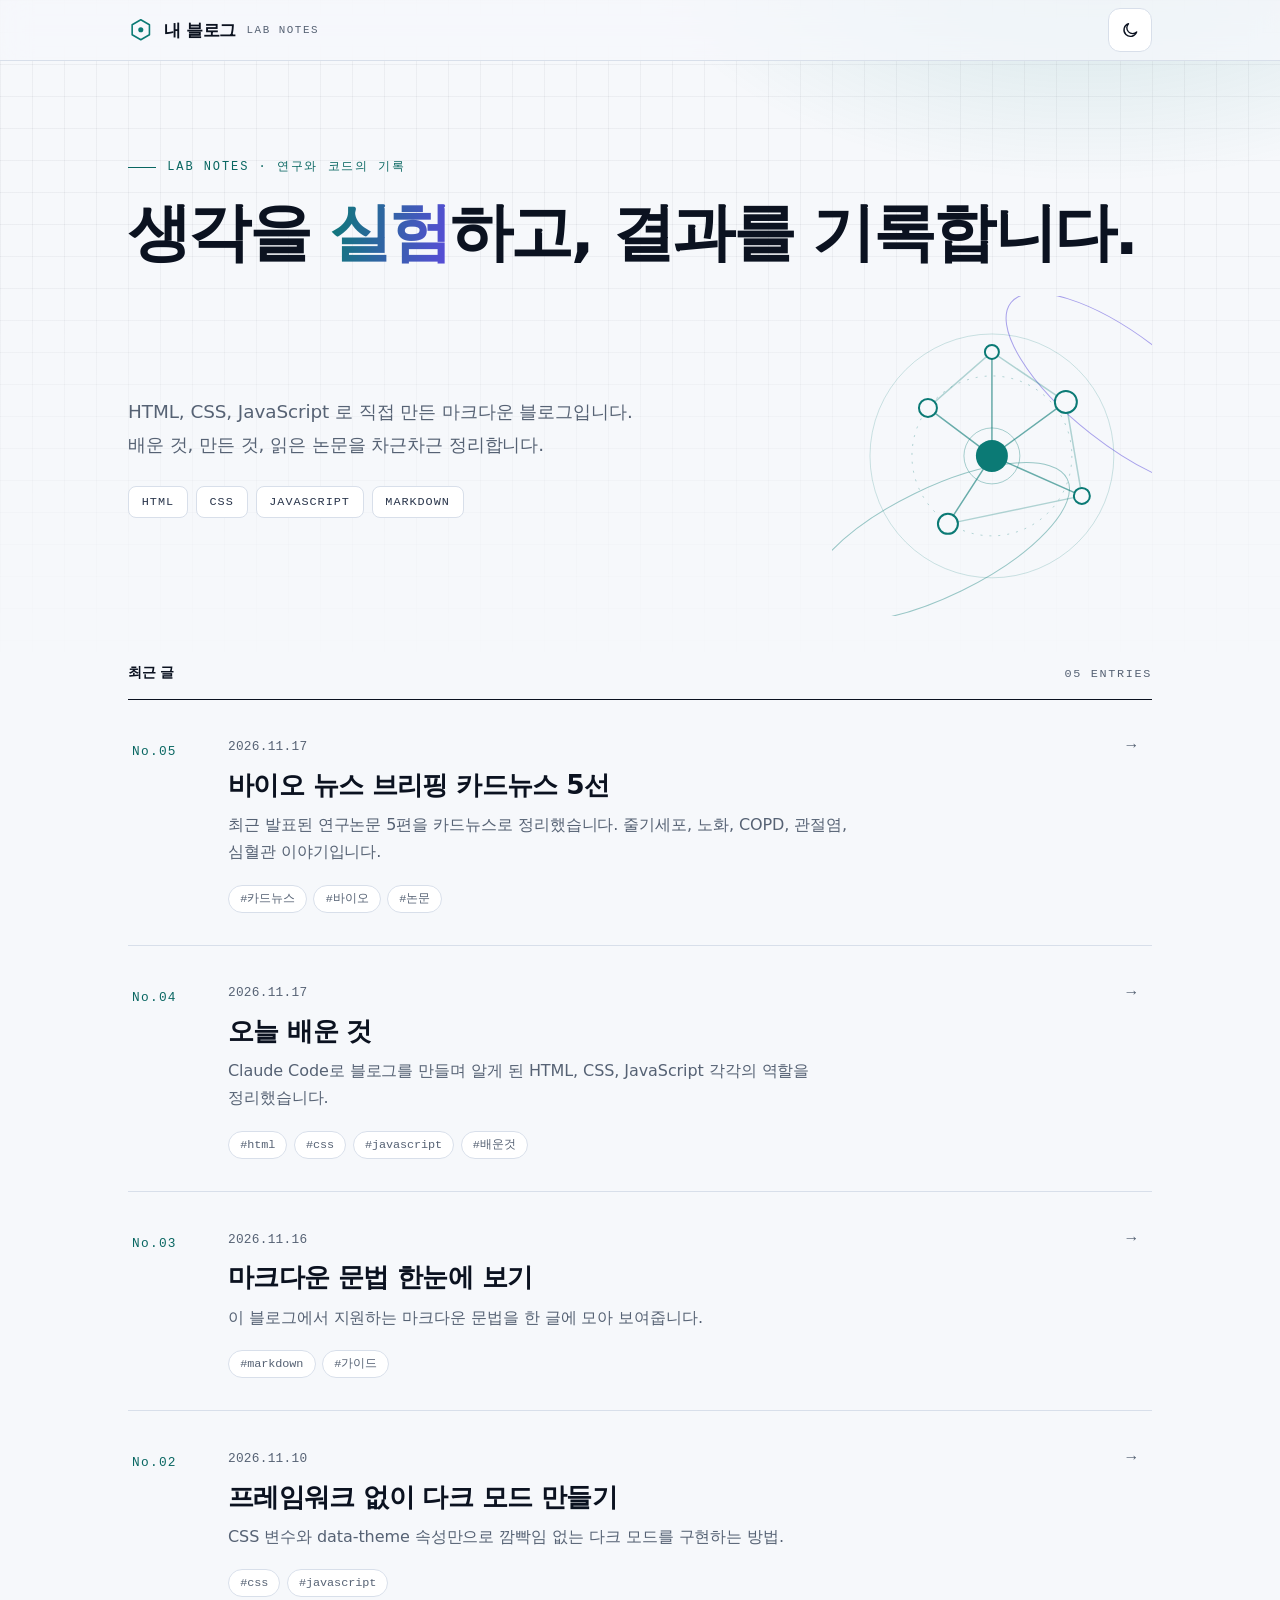
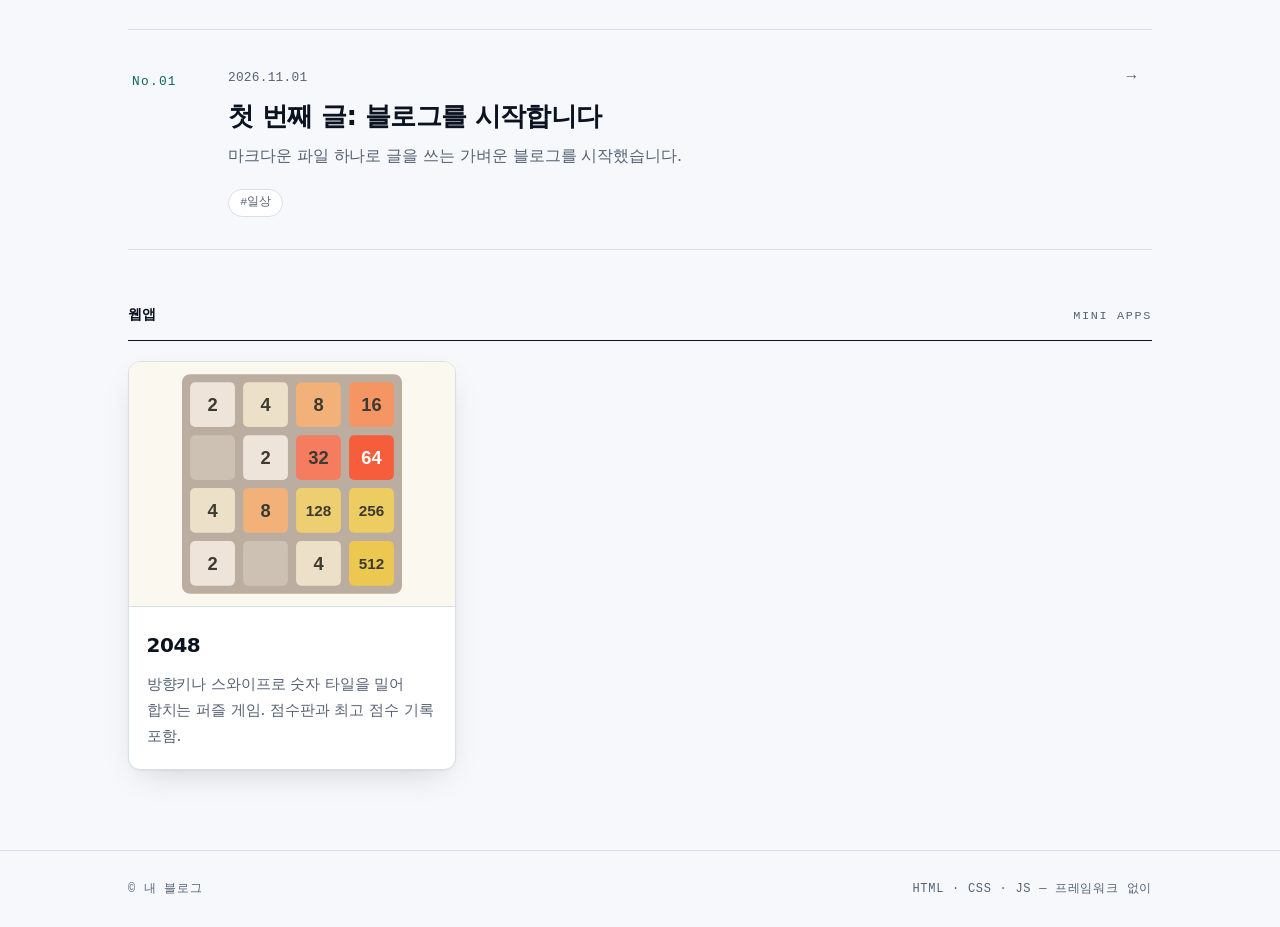
<file: index.html>
<!doctype html>
<html lang="ko">
<head>
  <meta charset="utf-8">
  <meta name="viewport" content="width=device-width, initial-scale=1">
  <title>내 블로그</title>
  <meta name="description" content="HTML, CSS, JavaScript 로 직접 만든 마크다운 블로그. 배운 것과 읽은 논문을 기록합니다.">
  <link rel="icon" href="data:image/svg+xml,%3Csvg xmlns='http://www.w3.org/2000/svg' viewBox='0 0 100 100'%3E%3Crect width='100' height='100' rx='22' fill='%230b7a75'/%3E%3Cpath d='M50 20l26 15v30L50 80 24 65V35z' fill='none' stroke='white' stroke-width='6' stroke-linejoin='round'/%3E%3Ccircle cx='50' cy='50' r='7' fill='white'/%3E%3C/svg%3E">
  <script>
    // 첫 렌더링 전에 테마를 적용해 깜빡임을 막는다.
    (function () {
      var t;
      try { t = localStorage.getItem('theme'); } catch (e) {}
      if (t !== 'light' && t !== 'dark') {
        t = window.matchMedia('(prefers-color-scheme: dark)').matches ? 'dark' : 'light';
      }
      document.documentElement.dataset.theme = t;
    })();
  </script>
  <link rel="stylesheet" href="css/theme.css">
  <link rel="stylesheet" href="css/base.css">
  <link rel="stylesheet" href="css/layout.css?v=3">
  <script type="module" src="js/main.js?v=3"></script>
</head>
<body data-page="list">
  <a class="skip-link" href="#main">본문으로 건너뛰기</a>
  <header class="site-header">
    <div class="container header-inner">
      <a class="brand" href="index.html" aria-label="내 블로그 홈">
        <svg class="brand__mark" viewBox="0 0 32 32" fill="none" aria-hidden="true">
          <path d="M16 3.5l10.8 6.25v12.5L16 28.5 5.2 22.25V9.75z" stroke="currentColor" stroke-width="2" stroke-linejoin="round"/>
          <circle cx="16" cy="16" r="3.2" fill="currentColor"/>
        </svg>
        <span>내 블로그</span>
        <small>LAB&nbsp;NOTES</small>
      </a>
      <button id="theme-toggle" class="icon-button" type="button" aria-label="다크 모드로 전환">
        <svg class="icon-moon" viewBox="0 0 24 24" fill="none" stroke="currentColor" stroke-width="1.8" stroke-linecap="round" stroke-linejoin="round" aria-hidden="true"><path d="M20.5 14.2A8.5 8.5 0 119.8 3.5a6.7 6.7 0 0010.7 10.7z"/></svg>
        <svg class="icon-sun" viewBox="0 0 24 24" fill="none" stroke="currentColor" stroke-width="1.8" stroke-linecap="round" aria-hidden="true"><circle cx="12" cy="12" r="4"/><path d="M12 2.5v2.2M12 19.3v2.2M2.5 12h2.2M19.3 12h2.2M5.3 5.3l1.6 1.6M17.1 17.1l1.6 1.6M18.7 5.3l-1.6 1.6M6.9 17.1l-1.6 1.6"/></svg>
      </button>
    </div>
  </header>

  <main id="main">
    <section class="hero" aria-labelledby="hero-title">
      <div class="container">
        <span class="eyebrow">Lab notes · 연구와 코드의 기록</span>
        <h1 id="hero-title">생각을 <em>실험</em>하고, 결과를 기록합니다.</h1>
        <div class="hero__grid">
        <div>
          <p class="hero__lede">HTML, CSS, JavaScript 로 직접 만든 마크다운 블로그입니다. 배운 것, 만든 것, 읽은 논문을 차근차근 정리합니다.</p>
          <ul class="hero__chips" aria-label="사용 기술">
            <li class="chip">HTML</li>
            <li class="chip">CSS</li>
            <li class="chip">JAVASCRIPT</li>
            <li class="chip">MARKDOWN</li>
          </ul>
        </div>
        <svg class="hero__art" viewBox="0 0 320 320" fill="none" aria-hidden="true">
          <circle cx="160" cy="160" r="122" stroke="currentColor" stroke-opacity=".2"/>
          <circle cx="160" cy="160" r="80" stroke="currentColor" stroke-opacity=".3" stroke-dasharray="2 7"/>
          <ellipse class="orbit" cx="160" cy="160" rx="144" ry="54" stroke="currentColor" stroke-opacity=".4" transform="rotate(-26 160 160)"/>
          <ellipse class="orbit orbit--rev" cx="160" cy="160" rx="144" ry="54" stroke="var(--accent-2)" stroke-opacity=".5" transform="rotate(38 160 160)"/>
          <g stroke="currentColor" stroke-opacity=".6" stroke-width="1.5">
            <path d="M160 160L96 112M160 160l74-54M160 160l90 40M160 160l-44 68M160 160V56"/>
            <path d="M96 112l64-56 74 50M234 106l16 94M116 228l134-28" stroke-opacity=".3"/>
          </g>
          <g fill="var(--bg)" stroke="currentColor" stroke-width="2">
            <circle cx="96" cy="112" r="9"/>
            <circle cx="234" cy="106" r="11"/>
            <circle cx="250" cy="200" r="8"/>
            <circle cx="116" cy="228" r="10"/>
            <circle cx="160" cy="56" r="7"/>
          </g>
          <circle cx="160" cy="160" r="16" fill="currentColor"/>
          <circle cx="160" cy="160" r="28" stroke="currentColor" stroke-opacity=".35"/>
        </svg>
        </div>
      </div>
    </section>

    <div class="container">
      <div id="app" aria-live="polite"><p class="status">불러오는 중…</p></div>
    </div>

    <!-- 미니 웹앱: js/main.js 가 #app 을 비우므로 #app 바깥에 둔다 -->
    <section class="container apps" aria-labelledby="apps-title">
      <div class="section-head">
        <h2 id="apps-title" class="section-title">웹앱</h2>
        <span class="section-count">MINI APPS</span>
      </div>
      <ul class="app-grid">
        <li class="app-card">
          <img class="app-card__preview" src="apps/2048/preview.svg" width="320" height="240" alt="2048 게임 보드 미리보기: 숫자 타일이 놓인 4×4 보드" loading="lazy">
          <div class="app-card__body">
            <h3 class="app-card__title"><a class="app-card__link" href="apps/2048/index.html">2048</a></h3>
            <p class="app-card__desc">방향키나 스와이프로 숫자 타일을 밀어 합치는 퍼즐 게임. 점수판과 최고 점수 기록 포함.</p>
          </div>
        </li>
      </ul>
    </section>
  </main>

  <footer class="site-footer">
    <div class="container footer-inner">
      <span>© 내 블로그</span>
      <span>HTML · CSS · JS — 프레임워크 없이</span>
    </div>
  </footer>
</body>
</html>
</file>
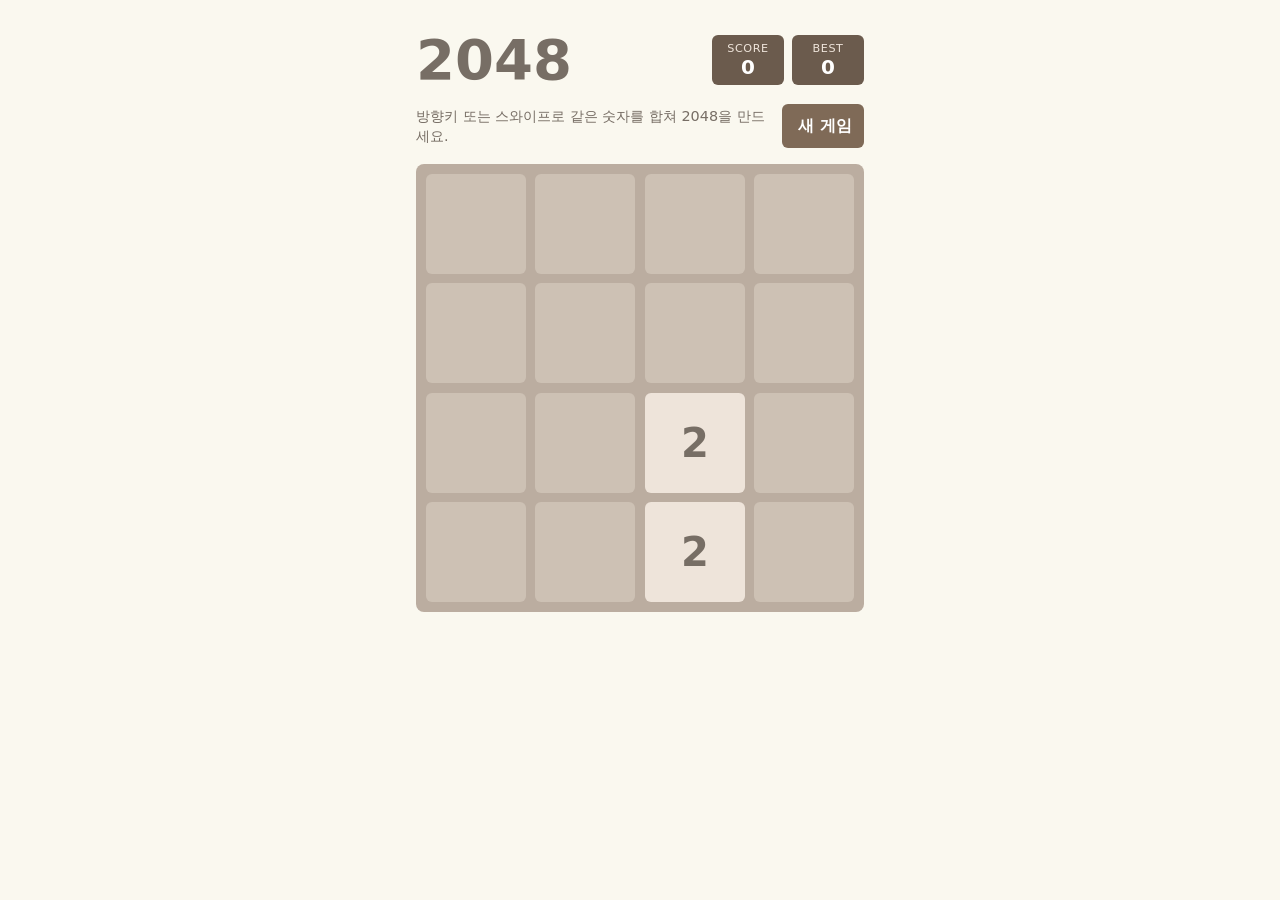
<file: apps/2048/index.html>
<!doctype html>
<html lang="ko">
  <head>
    <meta charset="utf-8">
    <meta name="viewport" content="width=device-width, initial-scale=1">
    <title>2048</title>
    <link rel="stylesheet" href="style.css">
  </head>
  <body>
    <main class="game">
      <header class="game-header">
        <h1 class="title">2048</h1>
        <div class="scores" aria-live="polite" aria-atomic="false">
          <div class="score-box">
            <span class="score-label">SCORE</span>
            <span class="score-value" id="score">0</span>
          </div>
          <div class="score-box">
            <span class="score-label">BEST</span>
            <span class="score-value" id="best">0</span>
          </div>
        </div>
      </header>

      <div class="toolbar">
        <p class="hint">방향키 또는 스와이프로 같은 숫자를 합쳐 2048을 만드세요.</p>
        <button type="button" class="btn" id="new-game">새 게임</button>
      </div>

      <div class="board-wrap">
        <div class="board" id="board" role="grid" aria-label="2048 게임 보드"></div>

        <div class="overlay" id="win-overlay" role="dialog" aria-label="승리" hidden>
          <p class="overlay-text">2048 달성!</p>
          <div class="overlay-actions">
            <button type="button" class="btn" id="continue">계속하기</button>
            <button type="button" class="btn btn-secondary" id="win-new-game">새 게임</button>
          </div>
        </div>

        <div class="overlay" id="over-overlay" role="dialog" aria-label="게임 오버" hidden>
          <p class="overlay-text">게임 오버</p>
          <div class="overlay-actions">
            <button type="button" class="btn" id="restart">다시 시작</button>
          </div>
        </div>
      </div>
    </main>
    <script type="module" src="app.js"></script>
  </body>
</html>
</file>
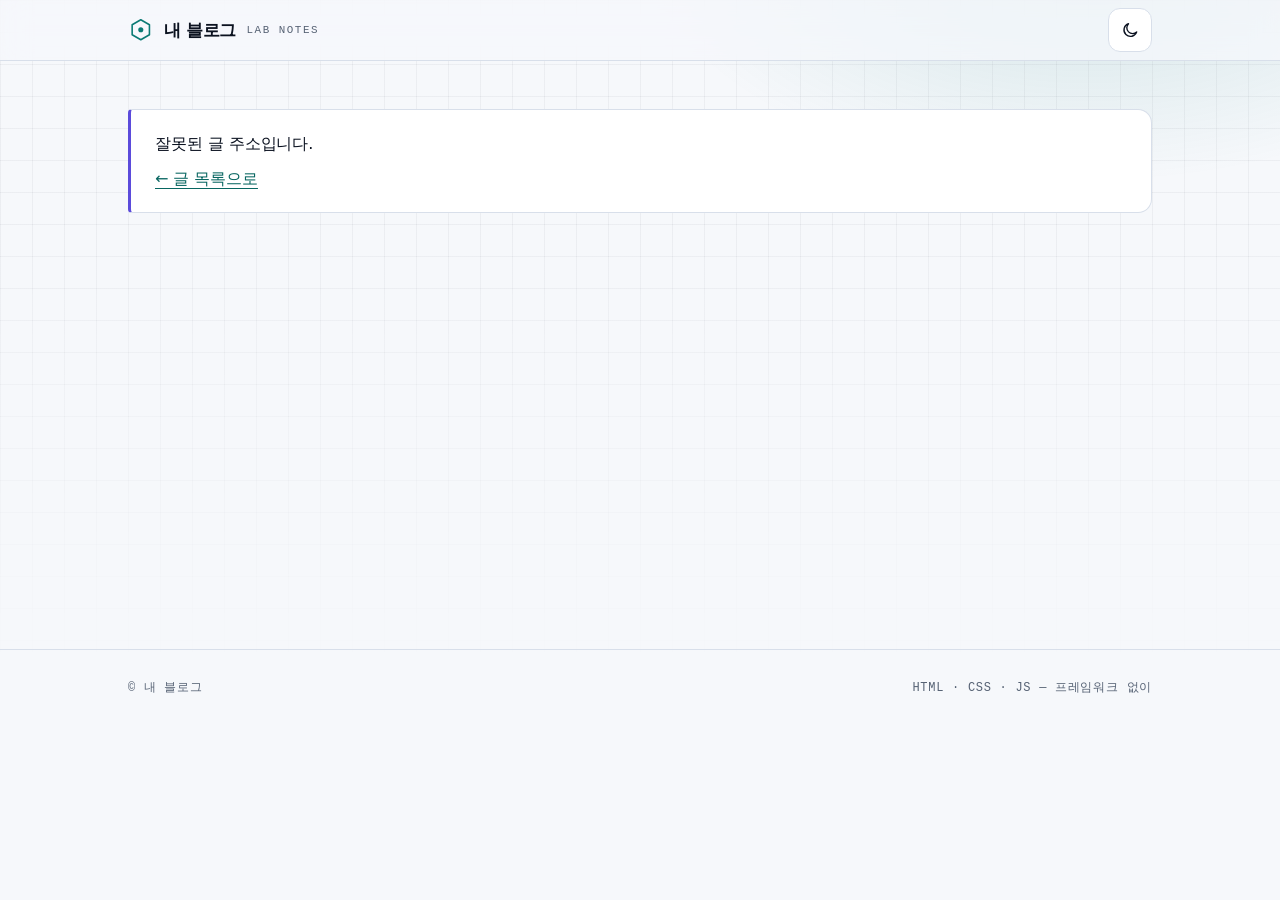
<file: post.html>
<!doctype html>
<html lang="ko">
<head>
  <meta charset="utf-8">
  <meta name="viewport" content="width=device-width, initial-scale=1">
  <title>글 - 내 블로그</title>
  <link rel="icon" href="data:image/svg+xml,%3Csvg xmlns='http://www.w3.org/2000/svg' viewBox='0 0 100 100'%3E%3Crect width='100' height='100' rx='22' fill='%230b7a75'/%3E%3Cpath d='M50 20l26 15v30L50 80 24 65V35z' fill='none' stroke='white' stroke-width='6' stroke-linejoin='round'/%3E%3Ccircle cx='50' cy='50' r='7' fill='white'/%3E%3C/svg%3E">
  <script>
    // 첫 렌더링 전에 테마를 적용해 깜빡임을 막는다.
    (function () {
      var t;
      try { t = localStorage.getItem('theme'); } catch (e) {}
      if (t !== 'light' && t !== 'dark') {
        t = window.matchMedia('(prefers-color-scheme: dark)').matches ? 'dark' : 'light';
      }
      document.documentElement.dataset.theme = t;
    })();
  </script>
  <link rel="stylesheet" href="css/theme.css">
  <link rel="stylesheet" href="css/base.css">
  <link rel="stylesheet" href="css/layout.css?v=2">
  <script type="module" src="js/main.js?v=3"></script>
</head>
<body data-page="post">
  <div id="progress" class="progress" aria-hidden="true"></div>
  <a class="skip-link" href="#main">본문으로 건너뛰기</a>
  <header class="site-header">
    <div class="container header-inner">
      <a class="brand" href="index.html" aria-label="내 블로그 홈">
        <svg class="brand__mark" viewBox="0 0 32 32" fill="none" aria-hidden="true">
          <path d="M16 3.5l10.8 6.25v12.5L16 28.5 5.2 22.25V9.75z" stroke="currentColor" stroke-width="2" stroke-linejoin="round"/>
          <circle cx="16" cy="16" r="3.2" fill="currentColor"/>
        </svg>
        <span>내 블로그</span>
        <small>LAB&nbsp;NOTES</small>
      </a>
      <button id="theme-toggle" class="icon-button" type="button" aria-label="다크 모드로 전환">
        <svg class="icon-moon" viewBox="0 0 24 24" fill="none" stroke="currentColor" stroke-width="1.8" stroke-linecap="round" stroke-linejoin="round" aria-hidden="true"><path d="M20.5 14.2A8.5 8.5 0 119.8 3.5a6.7 6.7 0 0010.7 10.7z"/></svg>
        <svg class="icon-sun" viewBox="0 0 24 24" fill="none" stroke="currentColor" stroke-width="1.8" stroke-linecap="round" aria-hidden="true"><circle cx="12" cy="12" r="4"/><path d="M12 2.5v2.2M12 19.3v2.2M2.5 12h2.2M19.3 12h2.2M5.3 5.3l1.6 1.6M17.1 17.1l1.6 1.6M18.7 5.3l-1.6 1.6M6.9 17.1l-1.6 1.6"/></svg>
      </button>
    </div>
  </header>

  <main id="main">
    <div class="container">
      <div id="app" aria-live="polite"><p class="status">불러오는 중…</p></div>
    </div>
  </main>

  <footer class="site-footer">
    <div class="container footer-inner">
      <span>© 내 블로그</span>
      <span>HTML · CSS · JS — 프레임워크 없이</span>
    </div>
  </footer>
</body>
</html>
</file>
<file: css/theme.css>
/* 디자인 토큰: 색, 글꼴, 간격. 라이트(기본) / 다크 */
:root {
  /* 글꼴: 설치 없이 쓸 수 있는 시스템 폰트 스택 (Pretendard 가 있으면 우선 사용) */
  --font-sans: "Pretendard Variable", Pretendard, -apple-system, BlinkMacSystemFont,
    "Segoe UI Variable Text", "Segoe UI", "Apple SD Gothic Neo", "Malgun Gothic",
    "Noto Sans KR", system-ui, sans-serif;
  --font-mono: ui-monospace, "SF Mono", "Cascadia Code", "JetBrains Mono", "D2Coding",
    Consolas, "Liberation Mono", monospace;

  /* 라이트 */
  --bg: #f6f8fb;
  --surface: #ffffff;
  --surface-2: #edf1f7;
  --fg: #0b1220;
  --fg-soft: #28344a;
  --muted: #566274;
  --line: #d8dfea;
  --accent: #0b7a75;
  --accent-ink: #086661;
  --accent-soft: #def4f1;
  --accent-2: #5b4bdb;
  --grid-line: rgba(11, 18, 32, 0.045);
  --glow: rgba(11, 122, 117, 0.16);
  --shadow: 0 1px 2px rgba(11, 18, 32, 0.05), 0 12px 32px -12px rgba(11, 18, 32, 0.18);

  /* 코드 패널은 두 테마 모두 어두운 색 */
  --code-bg: #0c1322;
  --code-fg: #d6e2ff;
  --code-line: #1d2a44;
  --code-muted: #8fa1c4;

  color-scheme: light;
}

:root[data-theme="dark"] {
  --bg: #0a0f1a;
  --surface: #0f1626;
  --surface-2: #141d31;
  --fg: #e8eef9;
  --fg-soft: #c3cee1;
  --muted: #93a0b8;
  --line: #202b44;
  --accent: #4fd1c5;
  --accent-ink: #7ee7dc;
  --accent-soft: rgba(79, 209, 197, 0.12);
  --accent-2: #a78bfa;
  --grid-line: rgba(232, 238, 249, 0.045);
  --glow: rgba(79, 209, 197, 0.14);
  --shadow: 0 1px 2px rgba(0, 0, 0, 0.4), 0 16px 40px -16px rgba(0, 0, 0, 0.7);

  --code-bg: #0b1120;
  --code-line: #1b2640;

  color-scheme: dark;
}

/* JS가 꺼진 환경에서는 시스템 설정을 따른다. */
@media (prefers-color-scheme: dark) {
  :root:not([data-theme]) {
    --bg: #0a0f1a;
    --surface: #0f1626;
    --surface-2: #141d31;
    --fg: #e8eef9;
    --fg-soft: #c3cee1;
    --muted: #93a0b8;
    --line: #202b44;
    --accent: #4fd1c5;
    --accent-ink: #7ee7dc;
    --accent-soft: rgba(79, 209, 197, 0.12);
    --accent-2: #a78bfa;
    --grid-line: rgba(232, 238, 249, 0.045);
    --glow: rgba(79, 209, 197, 0.14);
    --shadow: 0 1px 2px rgba(0, 0, 0, 0.4), 0 16px 40px -16px rgba(0, 0, 0, 0.7);
    --code-bg: #0b1120;
    --code-line: #1b2640;
    color-scheme: dark;
  }
}
</file>
<file: css/base.css>
/* 리셋, 기본 타이포그래피, 본문(.prose) 스타일 */
*, *::before, *::after { box-sizing: border-box; }

html {
  -webkit-text-size-adjust: 100%;
  scroll-behavior: smooth;
  background: var(--bg);
}

body {
  position: relative;
  margin: 0;
  color: var(--fg);
  font-family: var(--font-sans);
  font-size: 1rem;
  line-height: 1.7;
  letter-spacing: -0.005em;
  word-break: keep-all;
  overflow-wrap: anywhere;
  text-rendering: optimizeLegibility;
  -webkit-font-smoothing: antialiased;
  font-feature-settings: "kern", "liga";
}

/* 눈금 종이 같은 배경 + 은은한 빛 번짐. 위쪽에서 서서히 사라진다. */
body::before {
  content: "";
  position: absolute;
  inset: 0 0 auto 0;
  height: 42rem;
  z-index: -1;
  pointer-events: none;
  background:
    radial-gradient(40rem 22rem at 85% -4rem, var(--glow), transparent 70%),
    linear-gradient(var(--grid-line) 1px, transparent 1px) 0 0 / 2rem 2rem,
    linear-gradient(90deg, var(--grid-line) 1px, transparent 1px) 0 0 / 2rem 2rem;
  -webkit-mask-image: linear-gradient(#000 35%, transparent);
  mask-image: linear-gradient(#000 35%, transparent);
}

img, svg { max-width: 100%; height: auto; }

a {
  color: var(--accent-ink);
  text-decoration-thickness: 1px;
  text-underline-offset: 0.22em;
}
a:hover { color: var(--accent); }

:focus-visible {
  outline: 2px solid var(--accent);
  outline-offset: 3px;
  border-radius: 4px;
}

::selection { background: var(--accent); color: var(--bg); }

h1, h2, h3, h4, h5, h6 {
  line-height: 1.28;
  letter-spacing: -0.025em;
  font-weight: 700;
  margin: 0;
}

.skip-link {
  position: absolute;
  left: 1rem;
  top: -4rem;
  z-index: 50;
  padding: 0.6rem 1rem;
  border-radius: 8px;
  background: var(--accent);
  color: var(--bg);
  font-weight: 600;
}
.skip-link:focus { top: 0.75rem; color: var(--bg); }

/* ---- 본문 ---- */
.prose {
  font-size: clamp(1.0625rem, 1rem + 0.2vw, 1.125rem);
  line-height: 1.9;
  color: var(--fg-soft);
}

.prose > :first-child { margin-top: 0; }
.prose p { margin: 1.2em 0; }
.prose strong { color: var(--fg); font-weight: 650; }

.prose h2 {
  font-size: clamp(1.45rem, 1.2rem + 1vw, 1.8rem);
  color: var(--fg);
  margin: 3.2rem 0 1rem;
}
.prose h2::before {
  content: "";
  display: block;
  width: 2.25rem;
  height: 3px;
  margin-bottom: 0.9rem;
  border-radius: 2px;
  background: linear-gradient(90deg, var(--accent), var(--accent-2));
}
.prose h3 { font-size: 1.28rem; color: var(--fg); margin: 2.4rem 0 0.7rem; }
.prose h4 { font-size: 1.08rem; color: var(--fg); margin: 2rem 0 0.5rem; }

.prose a { font-weight: 550; }

.prose ul, .prose ol { padding-left: 1.35em; margin: 1.2em 0; }
.prose li { margin: 0.4em 0; padding-left: 0.2em; }
.prose li::marker { color: var(--accent); font-family: var(--font-mono); }
.prose li > ul, .prose li > ol { margin: 0.4em 0; }
.prose li.task { list-style: none; margin-left: -1.2em; }
.prose li.task input { margin-right: 0.6em; accent-color: var(--accent); }

/* 인용은 실험 노트의 '메모' 느낌으로 */
.prose blockquote {
  margin: 1.9rem 0;
  padding: 0.9rem 1.25rem;
  border: 1px solid var(--line);
  border-left: 3px solid var(--accent);
  border-radius: 4px 14px 14px 4px;
  background: var(--surface);
  color: var(--fg-soft);
  box-shadow: var(--shadow);
}
.prose blockquote > :first-child { margin-top: 0; }
.prose blockquote > :last-child { margin-bottom: 0; }

.prose hr {
  border: 0;
  height: 1px;
  margin: 3rem 0;
  background: linear-gradient(90deg, transparent, var(--line) 20%, var(--line) 80%, transparent);
}

/* 인라인 코드 */
.prose code {
  font-family: var(--font-mono);
  font-size: 0.84em;
  color: var(--accent-ink);
  background: var(--surface-2);
  border: 1px solid var(--line);
  padding: 0.12em 0.42em;
  border-radius: 6px;
  word-break: break-word;
}

/* 코드 블록: 상단 바(언어 라벨 + 복사 버튼) */
.code-block {
  margin: 1.8rem 0;
  border: 1px solid var(--code-line);
  border-radius: 14px;
  background: var(--code-bg);
  box-shadow: var(--shadow);
  overflow: hidden;
}
.code-block__bar {
  display: flex;
  align-items: center;
  justify-content: space-between;
  min-height: 44px;
  padding-left: 1rem;
  border-bottom: 1px solid var(--code-line);
  background: rgba(255, 255, 255, 0.03);
  font-family: var(--font-mono);
  font-size: 0.74rem;
  letter-spacing: 0.1em;
  text-transform: uppercase;
  color: var(--code-muted);
}
.code-block__bar span::before {
  content: "";
  display: inline-block;
  width: 0.5rem;
  height: 0.5rem;
  margin-right: 0.6rem;
  border-radius: 50%;
  background: var(--accent);
  box-shadow: 0 0 0.6rem var(--accent);
}
.copy-button {
  min-width: 44px;
  min-height: 44px;
  padding: 0 1rem;
  border: 0;
  background: transparent;
  color: inherit;
  font: inherit;
  letter-spacing: 0.04em;
  cursor: pointer;
}
.copy-button:hover { color: var(--accent-ink); }

.prose pre {
  margin: 0;
  padding: 1.1rem 1.25rem;
  overflow-x: auto;
  color: var(--code-fg);
  line-height: 1.7;
  -webkit-overflow-scrolling: touch;
}
.prose pre code {
  padding: 0;
  border: 0;
  background: none;
  color: inherit;
  font-size: 0.875rem;
  word-break: normal;
  white-space: pre;
}

/* 표: 논문 스타일(위·아래 굵은 선, 세로선 없음) */
.prose .table-wrap {
  margin: 1.9rem 0;
  overflow-x: auto;
}
.prose table {
  width: 100%;
  border-collapse: collapse;
  font-size: 0.95rem;
  font-variant-numeric: tabular-nums;
}
.prose th, .prose td {
  padding: 0.75rem 1rem;
  text-align: left;
  border: 0;
}
.prose thead th {
  border-top: 2px solid var(--fg);
  border-bottom: 1px solid var(--fg);
  color: var(--fg);
  font-size: 0.8rem;
  font-weight: 650;
  letter-spacing: 0.04em;
  white-space: nowrap;
  background: none;
}
.prose tbody td { border-bottom: 1px solid var(--line); }
.prose tbody tr:last-child td { border-bottom: 2px solid var(--fg); }
.prose [data-align="center"] { text-align: center; }
.prose [data-align="right"] { text-align: right; }

/* 그림: 캡션이 있는 도판 */
.prose figure {
  margin: 2.2rem 0;
  text-align: center;
}
.prose figure img {
  display: block;
  margin-inline: auto;
  border: 1px solid var(--line);
  border-radius: 16px;
  box-shadow: var(--shadow);
}
.prose figure.is-portrait img { max-width: min(100%, 28rem); }
.prose figcaption {
  margin-top: 0.8rem;
  font-family: var(--font-mono);
  font-size: 0.78rem;
  line-height: 1.5;
  color: var(--muted);
}
.prose figcaption::before { content: "FIG. "; color: var(--accent-ink); }

@media (prefers-reduced-motion: reduce) {
  html { scroll-behavior: auto; }
  *, *::before, *::after { transition: none !important; animation: none !important; }
}
</file>
<file: css/layout.css>
/* 레이아웃: 모바일 우선, 넓은 화면은 min-width 로 확장 */
.container {
  width: 100%;
  max-width: 68rem;
  margin-inline: auto;
  padding-inline: clamp(1rem, 4vw, 2rem);
}

.article {
  max-width: 42rem;
  margin-inline: auto;
}

/* ---- 헤더 ---- */
.site-header {
  position: sticky;
  top: 0;
  z-index: 20;
  border-bottom: 1px solid var(--line);
  background: var(--bg);
}
@supports (backdrop-filter: blur(1px)) {
  .site-header {
    background: color-mix(in srgb, var(--bg) 78%, transparent);
    -webkit-backdrop-filter: saturate(1.5) blur(14px);
    backdrop-filter: saturate(1.5) blur(14px);
  }
}

.header-inner {
  display: flex;
  align-items: center;
  justify-content: space-between;
  min-height: 3.75rem;
}

.brand {
  display: inline-flex;
  align-items: center;
  gap: 0.65rem;
  min-height: 44px;
  color: var(--fg);
  font-weight: 700;
  font-size: 1.05rem;
  letter-spacing: -0.02em;
  text-decoration: none;
}
.brand:hover { color: var(--fg); }
.brand__mark { width: 1.6rem; height: 1.6rem; color: var(--accent); }
.brand small {
  font-family: var(--font-mono);
  font-weight: 500;
  font-size: 0.68rem;
  letter-spacing: 0.14em;
  color: var(--muted);
}

.icon-button {
  display: inline-grid;
  place-items: center;
  width: 44px;
  height: 44px;
  border: 1px solid var(--line);
  border-radius: 12px;
  background: var(--surface);
  color: var(--fg);
  cursor: pointer;
  transition: border-color 0.2s, color 0.2s, transform 0.2s;
}
.icon-button:hover { border-color: var(--accent); color: var(--accent-ink); }
.icon-button:active { transform: scale(0.95); }
.icon-button svg { width: 1.15rem; height: 1.15rem; }
/* 라이트일 때는 달(다크로 전환), 다크일 때는 해(라이트로 전환) 아이콘 */
.icon-sun { display: none; }
:root[data-theme="dark"] .icon-sun { display: block; }
:root[data-theme="dark"] .icon-moon { display: none; }

/* ---- 읽기 진행 바 (글 페이지) ---- */
.progress {
  position: fixed;
  inset: 0 0 auto 0;
  z-index: 30;
  height: 3px;
  transform: scaleX(0);
  transform-origin: 0 50%;
  background: linear-gradient(90deg, var(--accent), var(--accent-2));
}

/* ---- 제목은 항상 한 줄 ----
   글자 크기는 JS(fitTitles)가 영역 너비에 맞게 줄이고, 그래도 넘치면 말줄임표로 줄인다.
   그리드 칸이 제목 길이만큼 늘어나지 않도록 min-width: 0 을 준다. */
.hero h1,
.section-title,
.post-row h3,
.post-header h1,
.prose h2,
.prose h3,
.prose h4 {
  white-space: nowrap;
  overflow: hidden;
  text-overflow: ellipsis;
}
.hero__grid > *,
.post-row > * { min-width: 0; }

/* ---- 공통 요소 ---- */
.eyebrow {
  display: inline-flex;
  align-items: center;
  gap: 0.7rem;
  font-family: var(--font-mono);
  font-size: 0.75rem;
  letter-spacing: 0.16em;
  text-transform: uppercase;
  color: var(--accent-ink);
}
.eyebrow::before {
  content: "";
  width: 1.75rem;
  height: 1px;
  background: currentColor;
}

.meta {
  display: flex;
  flex-wrap: wrap;
  align-items: center;
  gap: 0.35rem 0.9rem;
  font-family: var(--font-mono);
  font-size: 0.8rem;
  letter-spacing: 0.02em;
  color: var(--muted);
}
.meta time { font-variant-numeric: tabular-nums; }
.meta__dot::before { content: "·"; margin-right: 0.9rem; opacity: 0.6; }

.tags {
  display: flex;
  flex-wrap: wrap;
  gap: 0.4rem;
  margin: 0;
  padding: 0;
  list-style: none;
}
.tag {
  display: inline-flex;
  align-items: center;
  min-height: 28px;
  padding: 0 0.7rem;
  border: 1px solid var(--line);
  border-radius: 999px;
  background: var(--surface);
  color: var(--muted);
  font-family: var(--font-mono);
  font-size: 0.74rem;
  text-decoration: none;
  transition: border-color 0.2s, color 0.2s, background 0.2s;
}
.tag:hover {
  border-color: var(--accent);
  background: var(--accent-soft);
  color: var(--accent-ink);
}

main { padding-bottom: 4rem; min-height: 60vh; }

.status { color: var(--muted); font-family: var(--font-mono); font-size: 0.9rem; }

/* ---- 히어로 (목록 페이지) ---- */
.hero { padding-block: clamp(2.5rem, 8vw, 5.5rem) clamp(2rem, 5vw, 3rem); }
.hero__grid {
  display: grid;
  gap: 2.5rem;
  align-items: center;
}
.hero h1 {
  margin: 1.1rem 0 1.6rem;
  font-size: clamp(2.15rem, 6.6vw, 4rem);
  line-height: 1.2;
  letter-spacing: -0.04em;
}
.hero h1 em {
  font-style: normal;
  color: var(--accent-ink);
}
@supports ((-webkit-background-clip: text) or (background-clip: text)) {
  .hero h1 em {
    background: linear-gradient(100deg, var(--accent), var(--accent-2));
    -webkit-background-clip: text;
    background-clip: text;
    color: transparent;
  }
}
.hero__lede {
  max-width: 34rem;
  margin: 0;
  color: var(--muted);
  font-size: clamp(1rem, 0.95rem + 0.3vw, 1.15rem);
  line-height: 1.8;
}
.hero__chips {
  display: flex;
  flex-wrap: wrap;
  gap: 0.5rem;
  margin: 1.6rem 0 0;
  padding: 0;
  list-style: none;
}
.chip {
  padding: 0.3rem 0.8rem;
  border: 1px solid var(--line);
  border-radius: 8px;
  background: var(--surface);
  font-family: var(--font-mono);
  font-size: 0.74rem;
  letter-spacing: 0.08em;
  color: var(--fg-soft);
}
.hero__art {
  display: none;
  width: 100%;
  max-width: 21rem;
  margin-inline: auto;
  color: var(--accent);
}
.orbit { transform-origin: 160px 160px; animation: spin 60s linear infinite; }
.orbit--rev { animation-direction: reverse; animation-duration: 90s; }
@keyframes spin { to { transform: rotate(360deg); } }

/* ---- 글 목록 ---- */
.section-head {
  display: flex;
  align-items: baseline;
  justify-content: space-between;
  gap: 1rem;
  padding-bottom: 0.9rem;
  border-bottom: 1px solid var(--fg);
}
.section-title { font-size: 1.15rem; letter-spacing: -0.02em; }
.section-count {
  font-family: var(--font-mono);
  font-size: 0.74rem;
  letter-spacing: 0.14em;
  color: var(--muted);
}

.filter-bar {
  display: flex;
  align-items: center;
  justify-content: space-between;
  flex-wrap: wrap;
  gap: 0.5rem;
  margin: 0.9rem 0 0;
  font-size: 0.92rem;
  color: var(--muted);
}
.filter-bar a { display: inline-flex; align-items: center; min-height: 44px; }

.post-list { margin: 0; padding: 0; list-style: none; }

.post-row {
  position: relative;
  display: grid;
  gap: 0.2rem 1.5rem;
  padding: 1.7rem 0.25rem;
  border-bottom: 1px solid var(--line);
  transition: background 0.25s;
  animation: rise 0.55s cubic-bezier(0.2, 0.7, 0.2, 1) both;
  animation-delay: calc(var(--i, 0) * 70ms);
}
.post-row:hover { background: linear-gradient(90deg, var(--accent-soft), transparent 85%); }

@keyframes rise {
  from { opacity: 0; transform: translateY(14px); }
  to { opacity: 1; transform: none; }
}

.post-row__no {
  font-family: var(--font-mono);
  font-size: 0.8rem;
  letter-spacing: 0.1em;
  color: var(--accent-ink);
}
.post-row h3 {
  margin: 0.15rem 0 0.35rem;
  font-size: clamp(1.25rem, 1.05rem + 0.9vw, 1.65rem);
  line-height: 1.3;
}
.post-row__link { color: var(--fg); text-decoration: none; }
.post-row__link::after { content: ""; position: absolute; inset: 0; }
.post-row:hover .post-row__link { color: var(--accent-ink); }
.post-row__summary { margin: 0 0 0.9rem; color: var(--muted); max-width: 40rem; }
.post-row .tags { position: relative; z-index: 1; }

.post-row__arrow {
  position: absolute;
  top: 1.7rem;
  right: 0.5rem;
  font-family: var(--font-mono);
  color: var(--muted);
  transition: transform 0.25s, color 0.25s;
}
.post-row:hover .post-row__arrow { transform: translateX(6px); color: var(--accent); }

/* ---- 글 상세 ---- */
.back-link {
  display: inline-flex;
  align-items: center;
  gap: 0.4rem;
  min-height: 44px;
  margin-top: 1.2rem;
  font-family: var(--font-mono);
  font-size: 0.8rem;
  letter-spacing: 0.06em;
  color: var(--muted);
  text-decoration: none;
}
.back-link:hover { color: var(--accent-ink); }

.post-header {
  margin: 1.2rem 0 2.4rem;
  padding-bottom: 2rem;
  border-bottom: 1px solid var(--line);
}
.post-header h1 {
  margin: 1rem 0 1.2rem;
  font-size: clamp(2rem, 5.6vw, 3.2rem);
  line-height: 1.18;
  letter-spacing: -0.04em;
}
.post-header .tags { margin-top: 1.1rem; }

.post-footer {
  margin-top: 3.5rem;
  padding-top: 1.5rem;
  border-top: 1px solid var(--line);
}

.error-box {
  margin-top: 3rem;
  padding: 1.25rem 1.5rem;
  border: 1px solid var(--line);
  border-left: 3px solid var(--accent-2);
  border-radius: 4px 14px 14px 4px;
  background: var(--surface);
}
.error-box p { margin: 0 0 0.5rem; }

/* ---- 푸터 ---- */
.site-footer {
  border-top: 1px solid var(--line);
  padding-block: 1.75rem;
  font-family: var(--font-mono);
  font-size: 0.75rem;
  letter-spacing: 0.06em;
  color: var(--muted);
}
.footer-inner { display: flex; flex-wrap: wrap; justify-content: space-between; gap: 0.5rem 1.5rem; }

/* ---- 반응형 ---- */
@media (min-width: 720px) {
  .post-row { grid-template-columns: 4.5rem 1fr; padding-block: 2rem; }
  .post-row__no { padding-top: 0.55rem; }
  .post-row__arrow { top: 2.1rem; right: 1rem; }
  .post-row > :not(.post-row__no):not(.post-row__arrow) { grid-column: 2; }
}

@media (min-width: 900px) {
  .hero__grid { grid-template-columns: 1.35fr 0.65fr; }
  .hero__art { display: block; }
}

/* ---- 웹앱 카드 (index.html 의 .apps 섹션) ---- */
.apps { margin-top: 3.5rem; padding-bottom: 1rem; }
.app-grid {
  display: grid;
  gap: 1.25rem;
  margin: 1.25rem 0 0;
  padding: 0;
  list-style: none;
}
.app-card {
  position: relative;
  overflow: hidden;
  background: var(--surface);
  border: 1px solid var(--line);
  border-radius: 0.75rem;
  box-shadow: var(--shadow);
  transition: border-color 0.25s, transform 0.25s;
}
.app-card:hover { border-color: var(--accent); transform: translateY(-2px); }
.app-card__preview {
  display: block;
  width: 100%;
  height: auto;
  aspect-ratio: 4 / 3;
  object-fit: cover;
  border-bottom: 1px solid var(--line);
}
.app-card__body { padding: 1rem 1.1rem 1.2rem; }
.app-card__title { margin: 0 0 0.35rem; font-size: 1.25rem; line-height: 1.3; }
.app-card__link {
  display: inline-flex;
  align-items: center;
  min-height: 44px;
  color: var(--fg);
  text-decoration: none;
}
.app-card__link::after { content: ""; position: absolute; inset: 0; }
.app-card:hover .app-card__link,
.app-card__link:focus-visible { color: var(--accent-ink); }
.app-card__desc { margin: 0; color: var(--muted); font-size: 0.95rem; }

@media (min-width: 640px) {
  .app-grid { grid-template-columns: repeat(2, minmax(0, 1fr)); }
}
@media (min-width: 900px) {
  .app-grid { grid-template-columns: repeat(3, minmax(0, 1fr)); }
}
@media (prefers-reduced-motion: reduce) {
  .app-card { transition: none; }
  .app-card:hover { transform: none; }
}
</file>
<file: apps/2048/style.css>
/* 앱 전용 CSS 변수 (고전 2048 색) */
:root {
  --bg: #faf8ef;
  --text: #776e65;
  --board-bg: #bbada0;
  --cell-bg: #cdc1b4;
  --btn-bg: #7f6a57;
  --btn-text: #ffffff;
  --btn-2-bg: #6b5b4d;
  --focus: #1a73e8;
  --gap: 0.6rem;
  --overlay-bg: rgba(238, 228, 218, 0.85);
  --font: "Segoe UI", "Apple SD Gothic Neo", "Malgun Gothic", system-ui, sans-serif;
}

* { box-sizing: border-box; }

html, body { margin: 0; }

body {
  background: var(--bg);
  color: var(--text);
  font-family: var(--font);
  overflow-x: hidden;
}

/* 모바일 우선 레이아웃 */
.game {
  width: min(92vw, 28rem);
  margin: 0 auto;
  padding: 1rem 0 2rem;
}

.game-header {
  display: flex;
  align-items: center;
  justify-content: space-between;
  gap: 0.75rem;
}

.title {
  margin: 0;
  font-size: 2.5rem;
  line-height: 1;
  color: #776e65;
}

.scores { display: flex; gap: 0.5rem; }

.score-box {
  min-width: 4.5rem;
  padding: 0.4rem 0.75rem;
  border-radius: 0.375rem;
  background: var(--btn-2-bg);
  color: #fff;
  text-align: center;
}

.score-label {
  display: block;
  font-size: 0.7rem;
  letter-spacing: 0.05em;
  color: #eee4da;
}

.score-value { font-size: 1.25rem; font-weight: 700; }

.toolbar {
  display: flex;
  align-items: center;
  justify-content: space-between;
  gap: 0.75rem;
  margin: 1rem 0;
}

.hint { margin: 0; font-size: 0.9rem; line-height: 1.4; }

.btn {
  min-width: 44px;
  min-height: 44px;
  padding: 0 1rem;
  border: 0;
  border-radius: 0.375rem;
  background: var(--btn-bg);
  color: var(--btn-text);
  font: inherit;
  font-weight: 700;
  cursor: pointer;
  white-space: nowrap;
}

.btn-secondary { background: var(--btn-2-bg); }

.btn:hover { filter: brightness(1.1); }

.btn:focus-visible {
  outline: 3px solid var(--focus);
  outline-offset: 2px;
}

/* 보드 */
.board-wrap { position: relative; }

.board {
  display: grid;
  grid-template-columns: repeat(4, 1fr);
  grid-template-rows: repeat(4, 1fr);
  gap: var(--gap);
  aspect-ratio: 1 / 1;
  padding: var(--gap);
  border-radius: 0.5rem;
  background: var(--board-bg);
  touch-action: none;
  user-select: none;
  -webkit-user-select: none;
}

.tile {
  display: flex;
  align-items: center;
  justify-content: center;
  border-radius: 0.375rem;
  background: var(--cell-bg);
  color: #776e65;
  font-weight: 800;
  font-size: clamp(1.5rem, 8vw, 2.25rem);
  line-height: 1;
}

.tile-new { animation: appear 0.15s ease-out; }
.tile-merged { animation: pop 0.15s ease-out; }

@keyframes appear {
  from { transform: scale(0.3); opacity: 0; }
  to { transform: scale(1); opacity: 1; }
}

@keyframes pop {
  0% { transform: scale(1); }
  50% { transform: scale(1.15); }
  100% { transform: scale(1); }
}

/* 타일 색: 값이 커질수록 주황 -> 빨강 -> 노랑/금색 */
.tile-2 { background: #eee4da; color: #776e65; }
.tile-4 { background: #ede0c8; color: #776e65; }
.tile-8 { background: #f2b179; color: #3c3a32; }
.tile-16 { background: #f59563; color: #3c3a32; }
.tile-32 { background: #f67c5f; color: #3c3a32; }
.tile-64 { background: #f65e3b; color: #fff; }
.tile-128 { background: #edcf72; color: #3c3a32; font-size: clamp(1.25rem, 6.5vw, 1.9rem); }
.tile-256 { background: #edcc61; color: #3c3a32; font-size: clamp(1.25rem, 6.5vw, 1.9rem); }
.tile-512 { background: #edc850; color: #3c3a32; font-size: clamp(1.25rem, 6.5vw, 1.9rem); }
.tile-1024 { background: #edc53f; color: #3c3a32; font-size: clamp(1rem, 5.5vw, 1.6rem); }
.tile-2048 { background: #edc22e; color: #3c3a32; font-size: clamp(1rem, 5.5vw, 1.6rem); box-shadow: 0 0 1rem rgba(243, 215, 116, 0.8); }
.tile-super { background: #3c3a32; color: #fff; font-size: clamp(0.9rem, 5vw, 1.4rem); }

/* 오버레이 */
.overlay {
  position: absolute;
  inset: 0;
  display: flex;
  flex-direction: column;
  align-items: center;
  justify-content: center;
  gap: 1rem;
  border-radius: 0.5rem;
  background: var(--overlay-bg);
}

.overlay[hidden] { display: none; }

.overlay-text {
  margin: 0;
  font-size: 2rem;
  font-weight: 800;
  color: #776e65;
}

.overlay-actions { display: flex; flex-wrap: wrap; justify-content: center; gap: 0.5rem; }

/* 확장 */
@media (min-width: 768px) {
  .game { padding-top: 2rem; }
  .title { font-size: 3.5rem; }
  .tile { font-size: 2.5rem; }
  .tile-128, .tile-256, .tile-512 { font-size: 2.1rem; }
  .tile-1024, .tile-2048 { font-size: 1.75rem; }
  .tile-super { font-size: 1.5rem; }
}

@media (prefers-reduced-motion: reduce) {
  .tile-new, .tile-merged { animation: none; }
}
</file>
